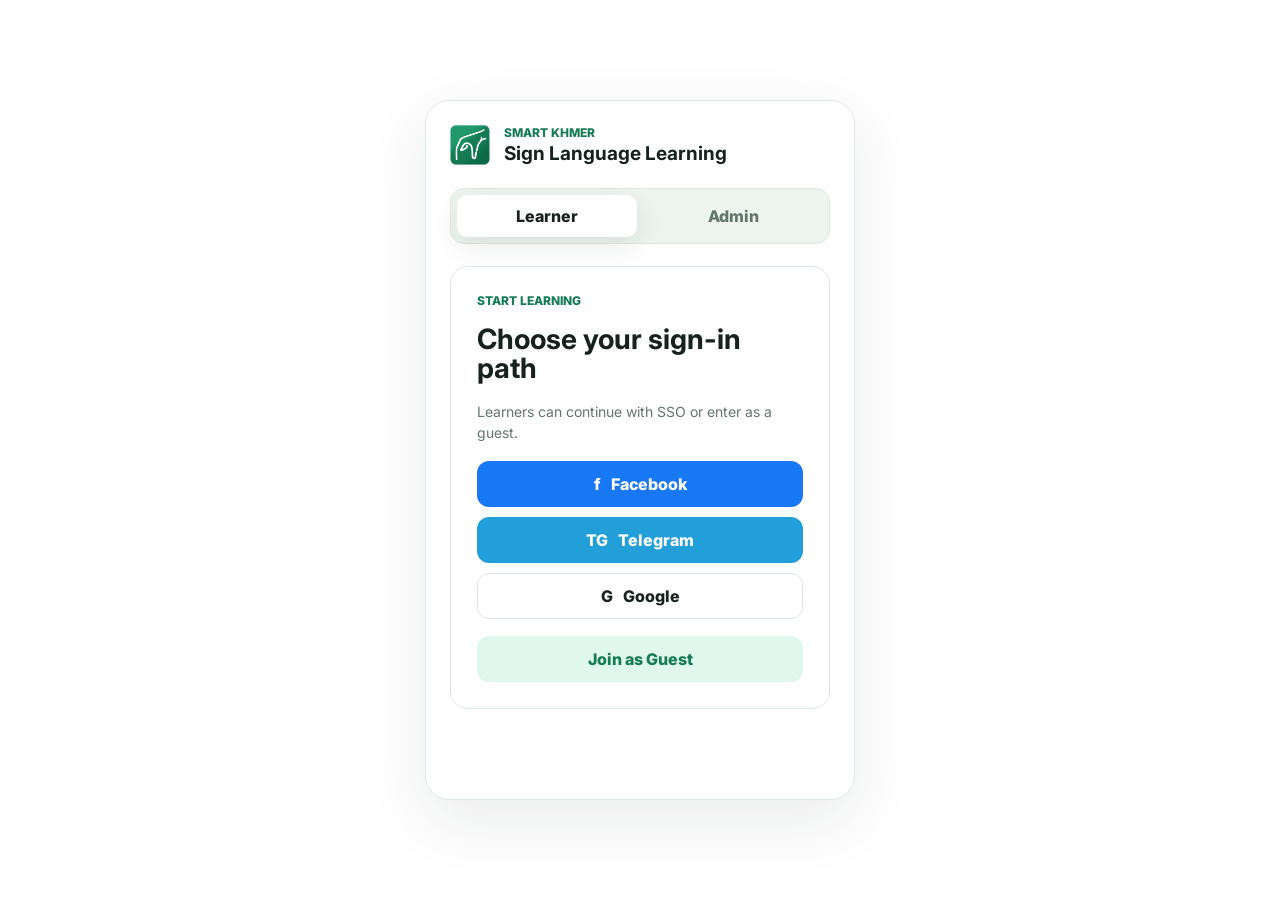
<file: index.html>
<!DOCTYPE html>
<html lang="en">
<head>
  <meta charset="UTF-8">
  <meta name="viewport" content="width=device-width, initial-scale=1.0">
  <title>Login | Smart Khmer Sign Language Learning</title>
  <link rel="preconnect" href="https://fonts.googleapis.com">
  <link rel="preconnect" href="https://fonts.gstatic.com" crossorigin>
  <link href="https://fonts.googleapis.com/css2?family=Inter:wght@400;500;600;700;800&display=swap" rel="stylesheet">
  <link rel="stylesheet" href="styles.css">
  <script src="app.js" defer></script>
</head>
<body>
  <main class="auth-page">
    <section class="auth-panel auth-panel-page" aria-label="Login options">
      <div class="brand">
        <img src="assets\logo.png" style="width: 40px; height: 40px;" />
        <div>
          <p>Smart Khmer</p>
          <h1>Sign Language Learning</h1>
        </div>
      </div>

      <div class="auth-tabs" role="tablist" aria-label="Account type">
        <button class="tab active" type="button" data-auth-tab="learner">Learner</button>
        <button class="tab" type="button" data-auth-tab="admin">Admin</button>
      </div>

      <div class="login-card" data-auth-panel="learner">
        <p class="eyebrow">Start learning</p>
        <h2>Choose your sign-in path</h2>
        <p class="muted">Learners can continue with SSO or enter as a guest.</p>

        <div class="sso-grid">
          <a class="sso facebook" href="home.html">f <span>Facebook</span></a>
          <a class="sso telegram" href="home.html">TG <span>Telegram</span></a>
          <a class="sso google" href="home.html">G <span>Google</span></a>
        </div>

        <a class="guest-btn link-btn" href="home.html">Join as Guest</a>
      </div>

      <div class="login-card hidden" data-auth-panel="admin">
        <p class="eyebrow">Admin dashboard</p>
        <h2>Manage content</h2>
        <p class="muted">Admins manage units, chapters, lessons, quizzes, and learner progress.</p>

        <form class="admin-form" data-admin-form>
          <label>
            Email or username
            <input type="text" placeholder="admin@sklschool.org" required>
          </label>
          <label>
            Password
            <input type="password" placeholder="password" required>
          </label>
          <div class="form-row">
            <label class="check">
              <input type="checkbox" checked>
              Remember me
            </label>
            <a href="#">Forgot password?</a>
          </div>
          <button class="primary-btn" type="submit">Login to Admin</button>
        </form>
      </div>

      <div class="toast" role="status" aria-live="polite" data-toast></div>
    </section>
  </main>
</body>
</html>
</file>
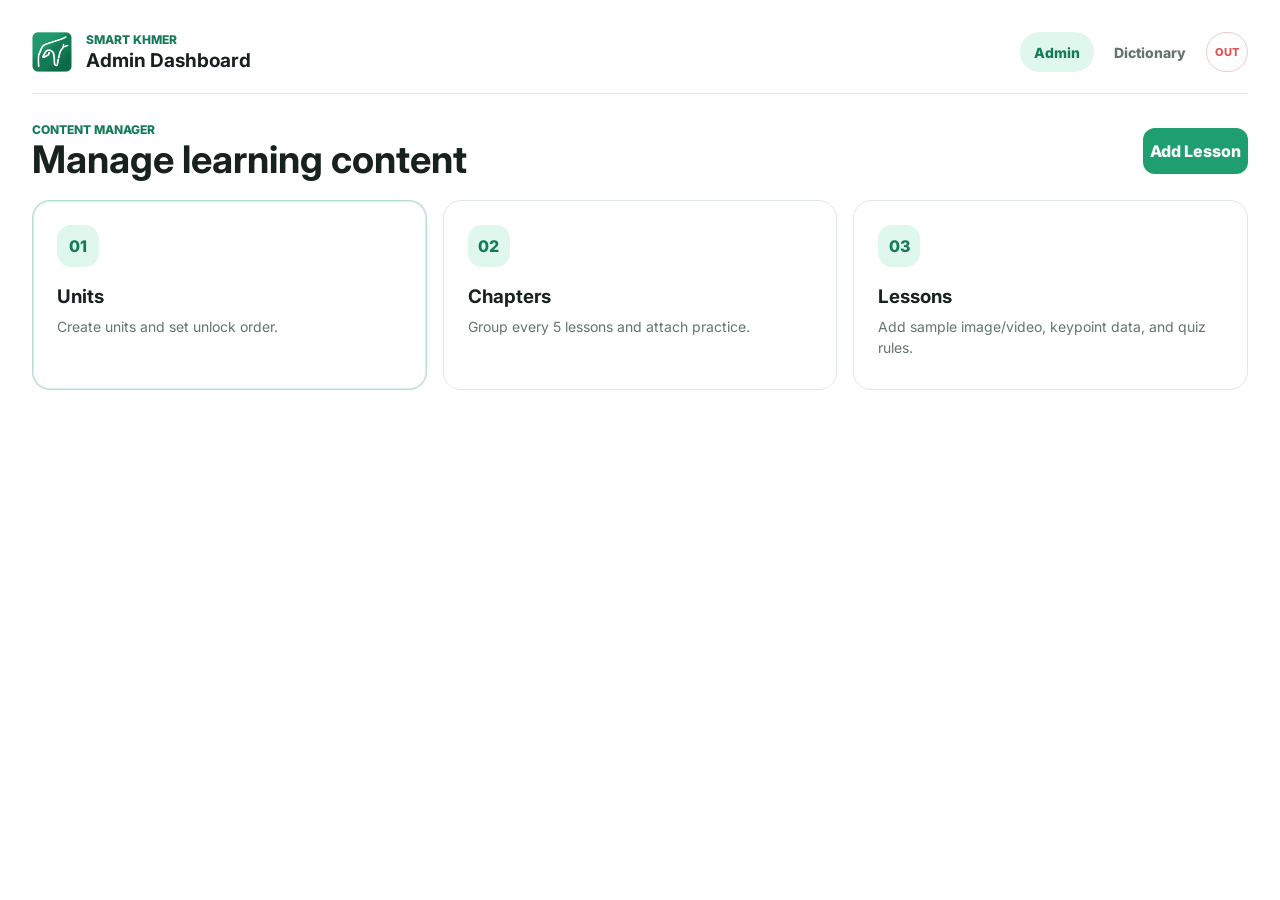
<file: admin.html>
<!DOCTYPE html>
<html lang="en">
<head>
  <meta charset="UTF-8">
  <meta name="viewport" content="width=device-width, initial-scale=1.0">
  <title>Admin | Smart Khmer Sign Language Learning</title>
  <link rel="preconnect" href="https://fonts.googleapis.com">
  <link rel="preconnect" href="https://fonts.gstatic.com" crossorigin>
  <link href="https://fonts.googleapis.com/css2?family=Inter:wght@400;500;600;700;800&display=swap" rel="stylesheet">
  <link rel="stylesheet" href="styles.css">
  <script src="app.js" defer></script>
</head>
<body>
  <main class="page-shell">
    <nav class="main-nav">
      <a class="brand nav-brand" href="admin.html">
        <img src="assets\logo.png" style="width: 40px; height: 40px;" />
        <div>
          <p>Smart Khmer</p>
          <h1>Admin Dashboard</h1>
        </div>
      </a>
      <div class="nav-links">
        <a class="active" href="admin.html">Admin</a>
        <a href="dictionary.html">Dictionary</a>
        <a class="logout-btn" href="index.html" data-logout aria-label="Logout" data-tooltip="Logout">
          <span aria-hidden="true">OUT</span>
        </a>
      </div>
    </nav>

    <section class="page-card reveal-in">
      <div class="section-title">
        <div>
          <p class="eyebrow">Content manager</p>
          <h2>Manage learning content</h2>
        </div>
        <button class="primary-btn" type="button" data-toast-message="Create lesson modal placeholder">Add Lesson</button>
      </div>

      <div class="admin-grid">
        <article class="unit-card current">
          <span class="unit-number">01</span>
          <h3>Units</h3>
          <p>Create units and set unlock order.</p>
        </article>
        <article class="unit-card">
          <span class="unit-number">02</span>
          <h3>Chapters</h3>
          <p>Group every 5 lessons and attach practice.</p>
        </article>
        <article class="unit-card">
          <span class="unit-number">03</span>
          <h3>Lessons</h3>
          <p>Add sample image/video, keypoint data, and quiz rules.</p>
        </article>
      </div>
    </section>
    <div class="toast page-toast" role="status" aria-live="polite" data-toast></div>
  </main>
</body>
</html>
</file>
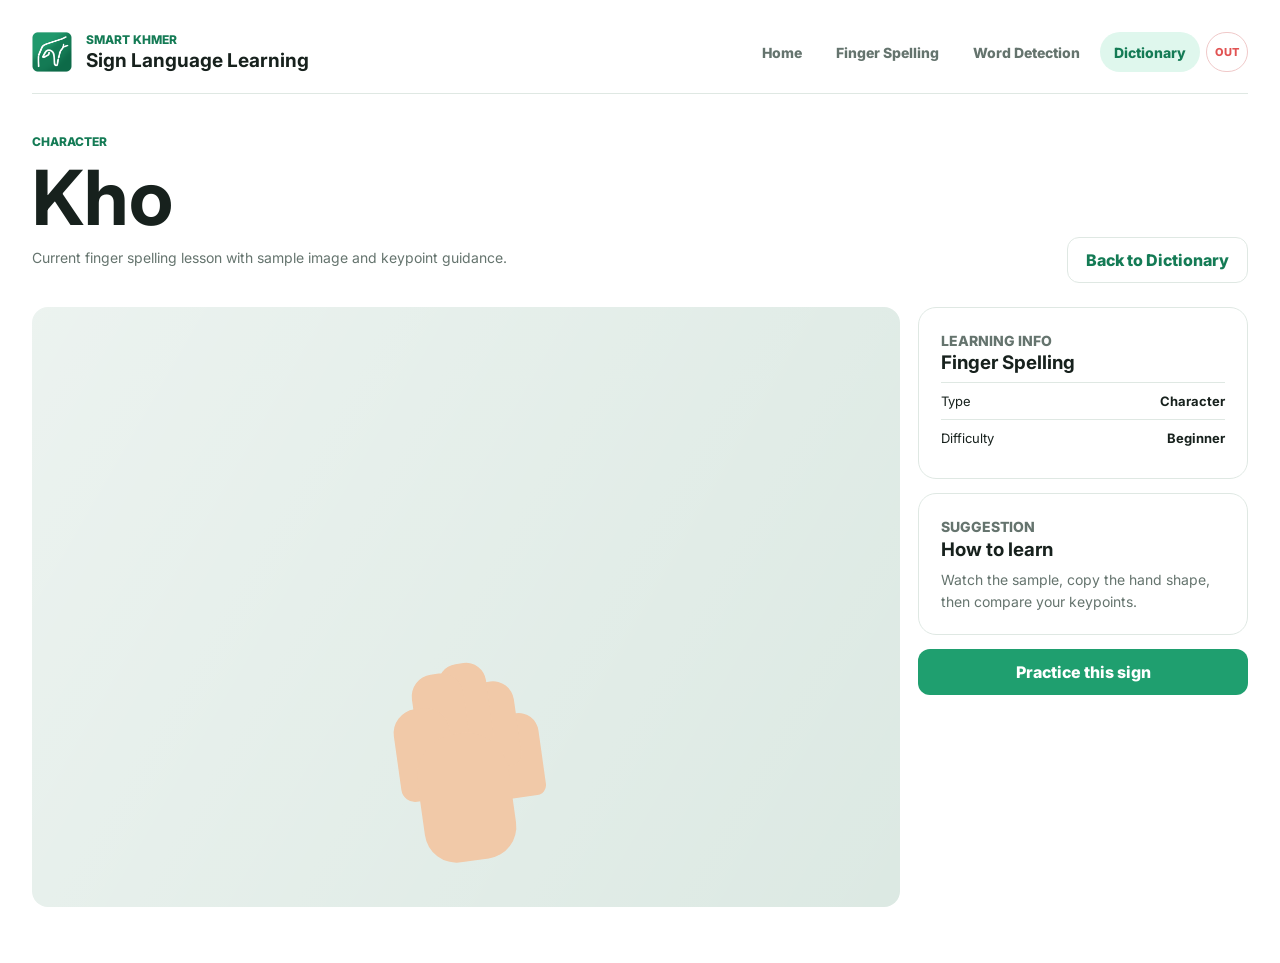
<file: dictionary-detail.html>
<!DOCTYPE html>
<html lang="en">
<head>
  <meta charset="UTF-8">
  <meta name="viewport" content="width=device-width, initial-scale=1.0">
  <title>Dictionary Detail | Smart Khmer Sign Language Learning</title>
  <link rel="preconnect" href="https://fonts.googleapis.com">
  <link rel="preconnect" href="https://fonts.gstatic.com" crossorigin>
  <link href="https://fonts.googleapis.com/css2?family=Inter:wght@400;500;600;700;800&display=swap" rel="stylesheet">
  <link rel="stylesheet" href="styles.css">
  <script src="app.js" defer></script>
</head>
<body>
  <main class="page-shell">
    <nav class="main-nav">
      <a class="brand nav-brand" href="home.html">
        <img src="assets\logo.png" style="width: 40px; height: 40px;" />
        <div>
          <p>Smart Khmer</p>
          <h1>Sign Language Learning</h1>
        </div>
      </a>
      <div class="nav-links">
        <a href="home.html">Home</a>
        <a href="finger-spelling.html">Finger Spelling</a>
        <a href="word-detection.html">Word Detection</a>
        <a class="active" href="dictionary.html">Dictionary</a>
        <a class="logout-btn" href="index.html" data-logout aria-label="Logout" data-tooltip="Logout">
          <span aria-hidden="true">OUT</span>
        </a>
      </div>
    </nav>

    <section class="dictionary-detail reveal-in">
      <div class="detail-heading">
        <div>
          <p class="eyebrow" data-detail-type>Character</p>
          <h2 data-detail-title>Kho</h2>
          <p class="muted" data-detail-summary>Current finger spelling lesson with sample image and keypoint guidance.</p>
        </div>
        <a class="secondary-btn link-btn" href="dictionary.html">Back to Dictionary</a>
      </div>

      <div class="detail-layout">
        <article class="detail-media">
          <div class="media-block">
            <div class="hand-demo">
            </div>
          </div>
        </article>

        <aside class="detail-info">
          <article class="progress-card">
            <p class="eyebrow">Learning info</p>
            <h3 data-detail-track>Finger Spelling</h3>
            <div class="mini-stat"><span>Type</span><strong data-detail-kind>Character</strong></div>
            <div class="mini-stat"><span>Difficulty</span><strong data-detail-difficulty>Beginner</strong></div>
          </article>

          <article class="progress-card">
            <p class="eyebrow">Suggestion</p>
            <h3>How to learn</h3>
            <p data-detail-tip>Watch the sample, copy the hand shape, then open the lesson and compare your keypoints.</p>
          </article>

          <a class="primary-btn link-btn full-btn" data-detail-practice href="lesson.html?track=finger&lesson=kho">Practice this sign</a>
        </aside>
      </div>
    </section>
  </main>
</body>
</html>
</file>
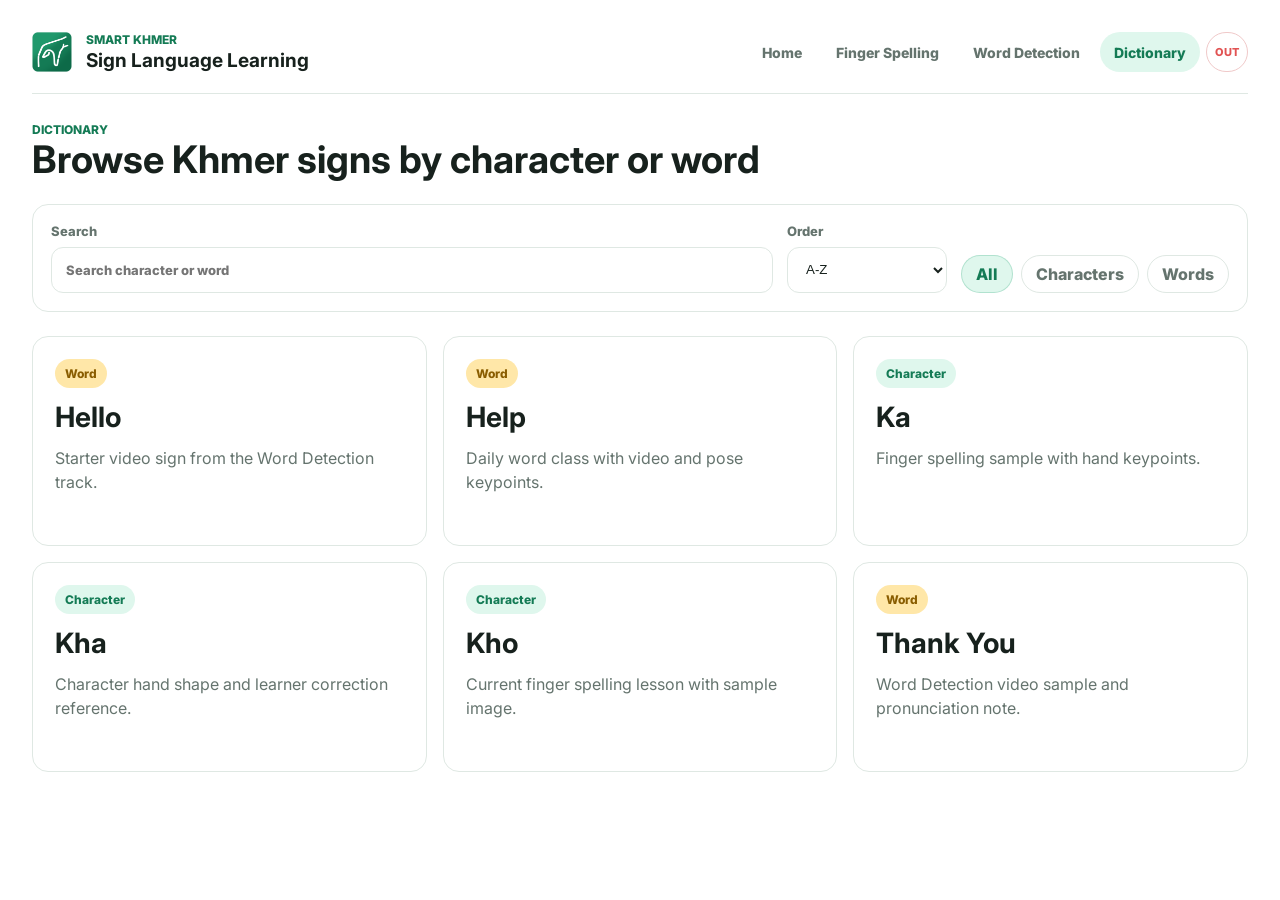
<file: dictionary.html>
<!DOCTYPE html>
<html lang="en">
<head>
  <meta charset="UTF-8">
  <meta name="viewport" content="width=device-width, initial-scale=1.0">
  <title>Dictionary | Smart Khmer Sign Language Learning</title>
  <link rel="preconnect" href="https://fonts.googleapis.com">
  <link rel="preconnect" href="https://fonts.gstatic.com" crossorigin>
  <link href="https://fonts.googleapis.com/css2?family=Inter:wght@400;500;600;700;800&display=swap" rel="stylesheet">
  <link rel="stylesheet" href="styles.css">
  <script src="app.js" defer></script>
</head>
<body>
  <main class="page-shell">
    <nav class="main-nav">
      <a class="brand nav-brand" href="home.html">
        <img src="assets\logo.png" style="width: 40px; height: 40px;" />
        <div>
          <p>Smart Khmer</p>
          <h1>Sign Language Learning</h1>
        </div>
      </a>
      <div class="nav-links">
        <a href="home.html">Home</a>
        <a href="finger-spelling.html">Finger Spelling</a>
        <a href="word-detection.html">Word Detection</a>
        <a class="active" href="dictionary.html">Dictionary</a>
        <a class="logout-btn" href="index.html" data-logout aria-label="Logout" data-tooltip="Logout">
          <span aria-hidden="true">OUT</span>
        </a>
      </div>
    </nav>

    <section class="dictionary-page reveal-in">
      <div class="section-title">
        <div>
          <p class="eyebrow">Dictionary</p>
          <h2>Browse Khmer signs by character or word</h2>
        </div>
        </div>

      <div class="dictionary-tools">
        <label class="search-field">
          <span>Search</span>
          <input type="search" placeholder="Search character or word" data-dictionary-search>
        </label>
        <label class="filter-field">
          <span>Order</span>
          <select data-dictionary-sort>
            <option value="az">A-Z</option>
            <option value="za">Z-A</option>
          </select>
        </label>
        <div class="filter-chips" aria-label="Dictionary type filter">
          <button class="chip active" type="button" data-dictionary-type="all">All</button>
          <button class="chip" type="button" data-dictionary-type="character">Characters</button>
          <button class="chip" type="button" data-dictionary-type="word">Words</button>
        </div>
      </div>

      <div class="dictionary-grid" data-dictionary-list>
        <a class="dictionary-card" href="dictionary-detail.html?id=ka" data-title="Ka" data-type="character">
          <span class="dict-tag">Character</span>
          <strong>Ka</strong>
          <p>Finger spelling sample with hand keypoints.</p>
        </a>
        <a class="dictionary-card" href="dictionary-detail.html?id=kha" data-title="Kha" data-type="character">
          <span class="dict-tag">Character</span>
          <strong>Kha</strong>
          <p>Character hand shape and learner correction reference.</p>
        </a>
        <a class="dictionary-card" href="dictionary-detail.html?id=kho" data-title="Kho" data-type="character">
          <span class="dict-tag">Character</span>
          <strong>Kho</strong>
          <p>Current finger spelling lesson with sample image.</p>
        </a>
        <a class="dictionary-card" href="dictionary-detail.html?id=hello" data-title="Hello" data-type="word">
          <span class="dict-tag word">Word</span>
          <strong>Hello</strong>
          <p>Starter video sign from the Word Detection track.</p>
        </a>
        <a class="dictionary-card" href="dictionary-detail.html?id=help" data-title="Help" data-type="word">
          <span class="dict-tag word">Word</span>
          <strong>Help</strong>
          <p>Daily word class with video and pose keypoints.</p>
        </a>
        <a class="dictionary-card" href="dictionary-detail.html?id=thanks" data-title="Thank You" data-type="word">
          <span class="dict-tag word">Word</span>
          <strong>Thank You</strong>
          <p>Word Detection video sample and pronunciation note.</p>
        </a>
      </div>

      <p class="empty-state hidden" data-dictionary-empty>No matching signs found.</p>
    </section>
    <div class="toast page-toast" role="status" aria-live="polite" data-toast></div>
  </main>
</body>
</html>
</file>
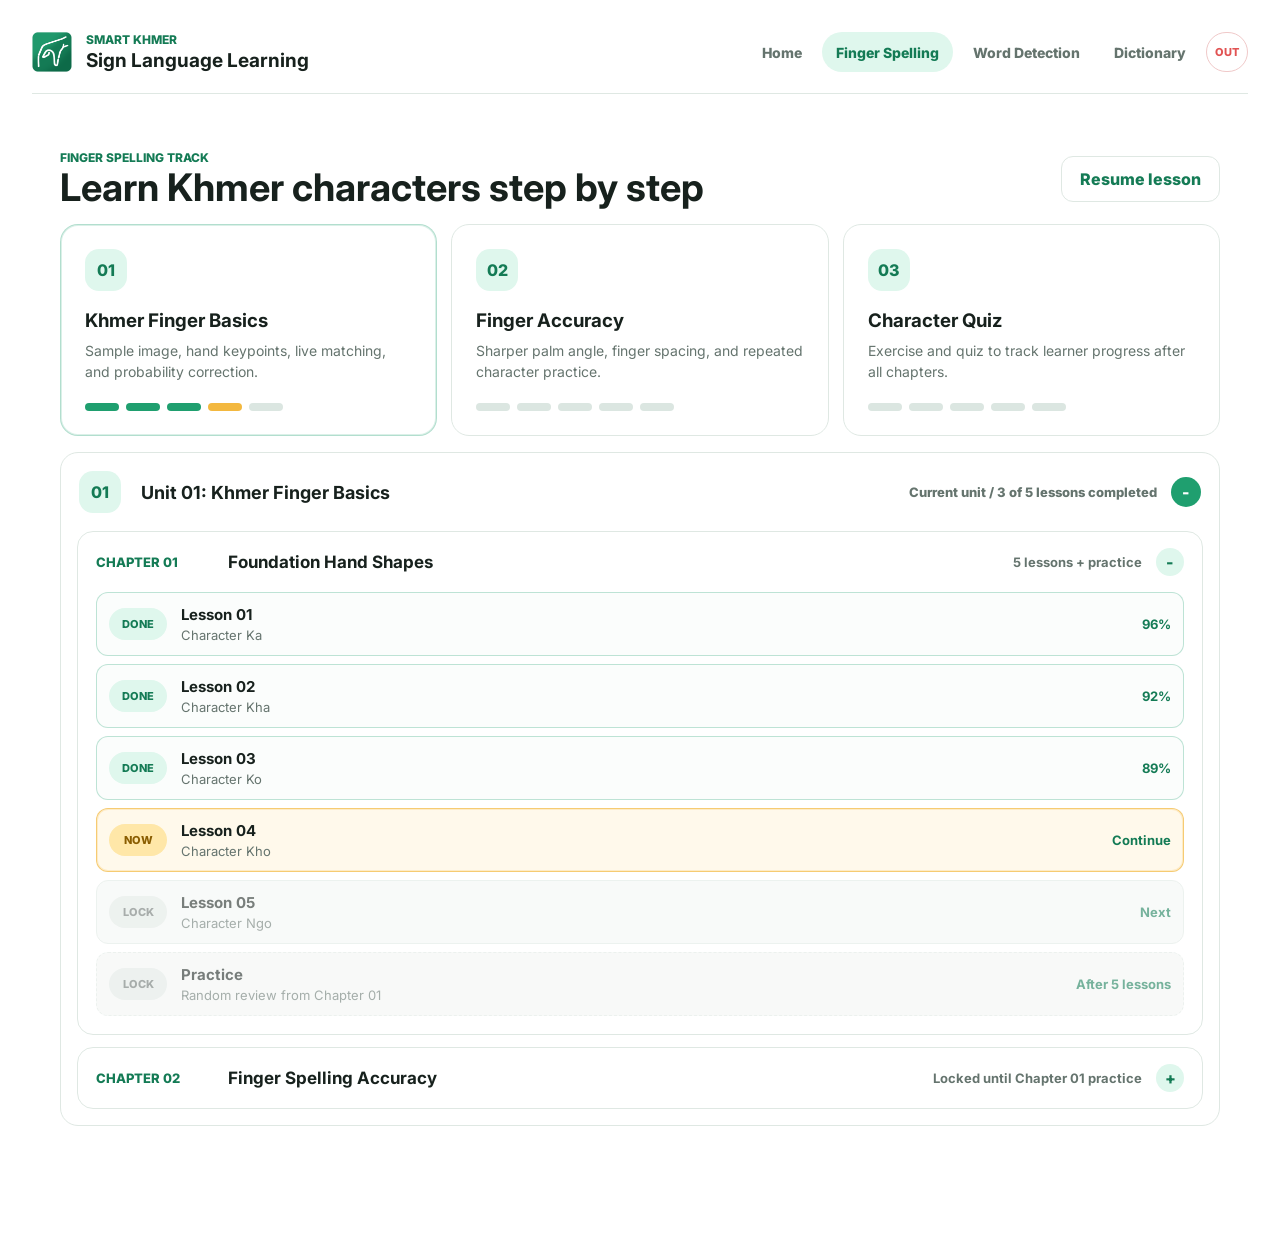
<file: finger-spelling.html>
<!DOCTYPE html>
<html lang="en">
<head>
  <meta charset="UTF-8">
  <meta name="viewport" content="width=device-width, initial-scale=1.0">
  <title>Finger Spelling | Smart Khmer Sign Language Learning</title>
  <link rel="preconnect" href="https://fonts.googleapis.com">
  <link rel="preconnect" href="https://fonts.gstatic.com" crossorigin>
  <link href="https://fonts.googleapis.com/css2?family=Inter:wght@400;500;600;700;800&display=swap" rel="stylesheet">
  <link rel="stylesheet" href="styles.css">
  <script src="app.js" defer></script>
</head>
<body>
  <main class="page-shell">
    <nav class="main-nav">
      <a class="brand nav-brand" href="home.html">
        <img src="assets\logo.png" style="width: 40px; height: 40px;" />
        <div>
          <p>Smart Khmer</p>
          <h1>Sign Language Learning</h1>
        </div>
      </a>
      <div class="nav-links">
        <a href="home.html">Home</a>
        <a class="active" href="finger-spelling.html">Finger Spelling</a>
        <a href="word-detection.html">Word Detection</a>
        <a href="dictionary.html">Dictionary</a>
        <a class="logout-btn" href="index.html" data-logout aria-label="Logout" data-tooltip="Logout">
          <span aria-hidden="true">OUT</span>
        </a>
      </div>
    </nav>

    <section class="curriculum page-card reveal-in">
      <div class="section-title">
        <div>
          <p class="eyebrow">Finger Spelling Track</p>
          <h2>Learn Khmer characters step by step</h2>
        </div>
        <a class="secondary-btn link-btn" href="lesson.html?track=finger&lesson=kho">Resume lesson</a>
      </div>

      <div class="unit-grid">
        <article class="unit-card current">
          <span class="unit-number">01</span>
          <h3>Khmer Finger Basics</h3>
          <p>Sample image, hand keypoints, live matching, and probability correction.</p>
          <div class="lesson-dots">
            <span class="done"></span><span class="done"></span><span class="done"></span><span class="active"></span><span></span>
          </div>
        </article>
        <article class="unit-card locked-preview">
          <span class="unit-number">02</span>
          <h3>Finger Accuracy</h3>
          <p>Sharper palm angle, finger spacing, and repeated character practice.</p>
          <div class="lesson-dots">
            <span></span><span></span><span></span><span></span><span></span>
          </div>
        </article>
        <article class="unit-card locked-preview">
          <span class="unit-number">03</span>
          <h3>Character Quiz</h3>
          <p>Exercise and quiz to track learner progress after all chapters.</p>
          <div class="lesson-dots">
            <span></span><span></span><span></span><span></span><span></span>
          </div>
        </article>
      </div>

      <div class="unit-path" aria-label="Finger spelling units with chapters and lessons">
        <details class="unit-accordion" open>
          <summary>
            <span class="unit-number">01</span>
            <strong>Unit 01: Khmer Finger Basics</strong>
            <em>Current unit / 3 of 5 lessons completed</em>
          </summary>

          <div class="chapter-list">
            <details class="chapter-card" open>
              <summary>
                <span class="chapter-index">Chapter 01</span>
                <strong>Foundation Hand Shapes</strong>
                <em>5 lessons + practice</em>
              </summary>
              <div class="lesson-list">
                <a class="lesson-row complete" href="lesson.html?track=finger&lesson=ka"><span class="lesson-state">Done</span><span><strong>Lesson 01</strong>Character Ka</span><b>96%</b></a>
                <a class="lesson-row complete" href="lesson.html?track=finger&lesson=kha"><span class="lesson-state">Done</span><span><strong>Lesson 02</strong>Character Kha</span><b>92%</b></a>
                <a class="lesson-row complete" href="lesson.html?track=finger&lesson=ko"><span class="lesson-state">Done</span><span><strong>Lesson 03</strong>Character Ko</span><b>89%</b></a>
                <a class="lesson-row current" href="lesson.html?track=finger&lesson=kho"><span class="lesson-state">Now</span><span><strong>Lesson 04</strong>Character Kho</span><b>Continue</b></a>
                <button class="lesson-row locked" type="button" disabled><span class="lesson-state">Lock</span><span><strong>Lesson 05</strong>Character Ngo</span><b>Next</b></button>
                <button class="lesson-row locked practice" type="button" disabled><span class="lesson-state">Lock</span><span><strong>Practice</strong>Random review from Chapter 01</span><b>After 5 lessons</b></button>
              </div>
            </details>

            <details class="chapter-card">
              <summary>
                <span class="chapter-index">Chapter 02</span>
                <strong>Finger Spelling Accuracy</strong>
                <em>Locked until Chapter 01 practice</em>
              </summary>
              <div class="lesson-list">
                <button class="lesson-row locked" type="button" disabled><span class="lesson-state">Lock</span><span><strong>Lesson 01</strong>Character Cha</span><b>Locked</b></button>
                <button class="lesson-row locked" type="button" disabled><span class="lesson-state">Lock</span><span><strong>Lesson 02</strong>Character Chha</span><b>Locked</b></button>
                <button class="lesson-row locked" type="button" disabled><span class="lesson-state">Lock</span><span><strong>Lesson 03</strong>Character Cho</span><b>Locked</b></button>
              </div>
            </details>
          </div>
        </details>
      </div>
    </section>
    <div class="toast page-toast" role="status" aria-live="polite" data-toast></div>
  </main>
</body>
</html>
</file>
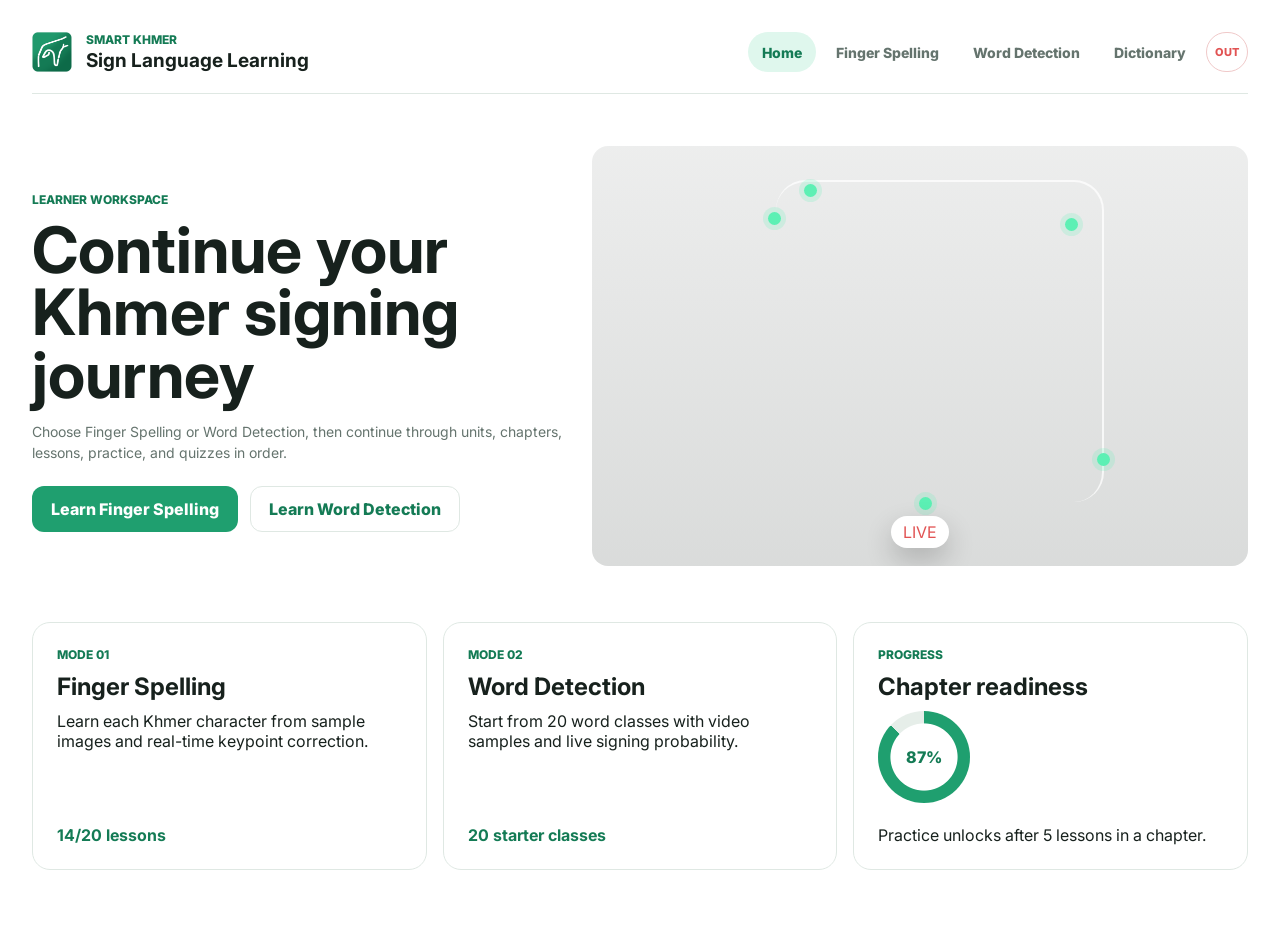
<file: home.html>
<!DOCTYPE html>
<html lang="en">
<head>
  <meta charset="UTF-8">
  <meta name="viewport" content="width=device-width, initial-scale=1.0">
  <title>Home | Smart Khmer Sign Language Learning</title>
  <link rel="preconnect" href="https://fonts.googleapis.com">
  <link rel="preconnect" href="https://fonts.gstatic.com" crossorigin>
  <link href="https://fonts.googleapis.com/css2?family=Inter:wght@400;500;600;700;800&display=swap" rel="stylesheet">
  <link rel="stylesheet" href="styles.css">
  <script src="app.js" defer></script>
</head>
<body>
  <main class="page-shell">
    <nav class="main-nav">
      <a class="brand nav-brand" href="home.html">
        <img src="assets\logo.png" style="width: 40px; height: 40px;" />
        <div>
          <p>Smart Khmer</p>
          <h1>Sign Language Learning</h1>
        </div>
      </a>
      <div class="nav-links">
        <a class="active" href="home.html">Home</a>
        <a href="finger-spelling.html">Finger Spelling</a>
        <a href="word-detection.html">Word Detection</a>
        <a href="dictionary.html">Dictionary</a>
        <a class="logout-btn" href="index.html" data-logout aria-label="Logout" data-tooltip="Logout">
          <span aria-hidden="true">OUT</span>
        </a>
      </div>
    </nav>

    <section class="home-hero reveal-in">
      <div>
        <p class="eyebrow">Learner workspace</p>
        <h2>Continue your Khmer signing journey</h2>
        <p class="muted">Choose Finger Spelling or Word Detection, then continue through units, chapters, lessons, practice, and quizzes in order.</p>
        <div class="hero-actions">
          <a class="primary-btn link-btn" href="finger-spelling.html">Learn Finger Spelling</a>
          <a class="secondary-btn link-btn" href="word-detection.html">Learn Word Detection</a>
        </div>
      </div>
      <div class="home-preview">
        <div class="camera-frame">
          <div class="skeleton">
            <span></span><span></span><span></span><span></span><span></span>
          </div>
          <button class="capture-btn" type="button">LIVE</button>
        </div>
      </div>
    </section>

    <section class="mode-cards">
      <a class="mode-card" href="finger-spelling.html">
        <p class="eyebrow">Mode 01</p>
        <h3>Finger Spelling</h3>
        <p>Learn each Khmer character from sample images and real-time keypoint correction.</p>
        <strong>14/20 lessons</strong>
      </a>
      <a class="mode-card" href="word-detection.html">
        <p class="eyebrow">Mode 02</p>
        <h3>Word Detection</h3>
        <p>Start from 20 word classes with video samples and live signing probability.</p>
        <strong>20 starter classes</strong>
      </a>
      <article class="mode-card">
        <p class="eyebrow">Progress</p>
        <h3>Chapter readiness</h3>
        <div class="circle-progress">87%</div>
        <p>Practice unlocks after 5 lessons in a chapter.</p>
      </article>
    </section>
  </main>
</body>
</html>
</file>
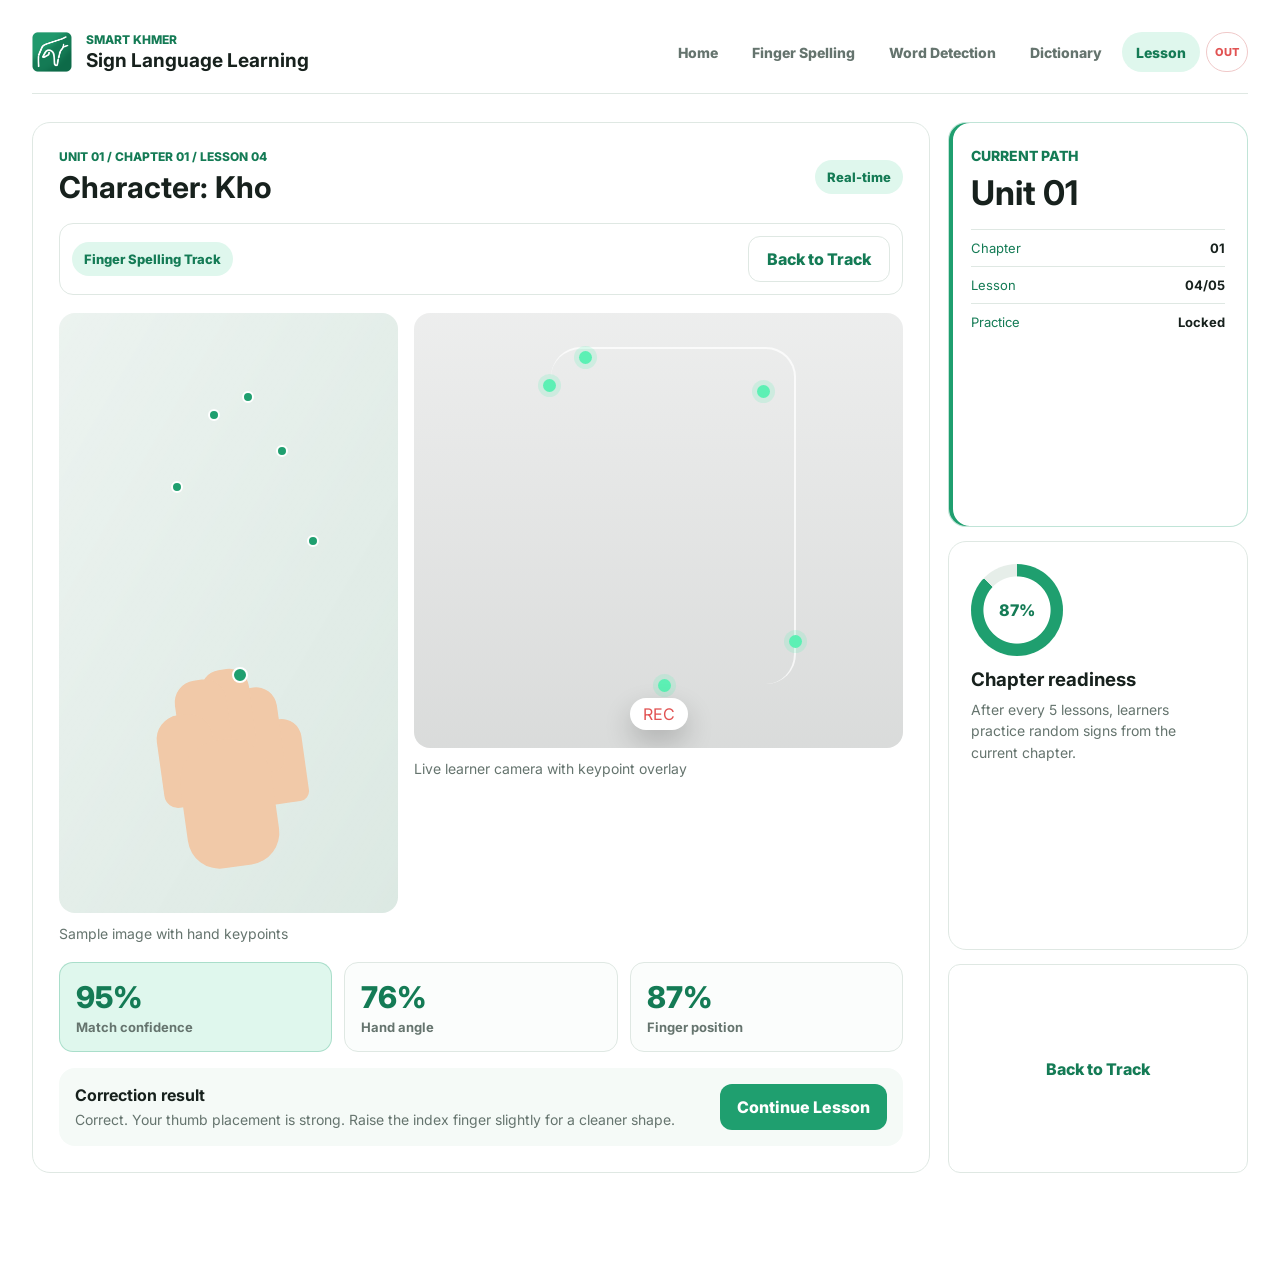
<file: lesson.html>
<!DOCTYPE html>
<html lang="en">
<head>
  <meta charset="UTF-8">
  <meta name="viewport" content="width=device-width, initial-scale=1.0">
  <title>Lesson | Smart Khmer Sign Language Learning</title>
  <link rel="preconnect" href="https://fonts.googleapis.com">
  <link rel="preconnect" href="https://fonts.gstatic.com" crossorigin>
  <link href="https://fonts.googleapis.com/css2?family=Inter:wght@400;500;600;700;800&display=swap" rel="stylesheet">
  <link rel="stylesheet" href="styles.css">
  <script src="app.js" defer></script>
</head>
<body>
  <main class="page-shell">
    <nav class="main-nav">
      <a class="brand nav-brand" href="home.html">
        <img src="assets\logo.png" style="width: 40px; height: 40px;" />
        <div>
          <p>Smart Khmer</p>
          <h1>Sign Language Learning</h1>
        </div>
      </a>
      <div class="nav-links">
        <a href="home.html">Home</a>
        <a href="finger-spelling.html">Finger Spelling</a>
        <a href="word-detection.html">Word Detection</a>
        <a href="dictionary.html">Dictionary</a>
        <a class="active" href="lesson.html">Lesson</a>
        <a class="logout-btn" href="index.html" data-logout aria-label="Logout" data-tooltip="Logout">
          <span aria-hidden="true">OUT</span>
        </a>
      </div>
    </nav>

    <section class="lesson-layout reveal-in">
      <article class="lesson-stage">
        <div class="stage-header">
          <div>
            <p class="eyebrow" data-lesson-meta>Unit 01 / Chapter 01 / Lesson 04</p>
            <h3 data-lesson-title>Character: Kho</h3>
          </div>
          <span class="status-badge">Real-time</span>
        </div>

        <div class="track-bar" aria-label="Current learning track">
          <span class="status-badge" data-track-label>Finger Spelling Track</span>
          <a class="secondary-btn link-btn" data-track-back href="finger-spelling.html">Back to Track</a>
        </div>

        <div class="practice-area">
          <div class="sample-card">
            <div class="hand-demo">
              <span class="joint j1"></span>
              <span class="joint j2"></span>
              <span class="joint j3"></span>
              <span class="joint j4"></span>
              <span class="joint j5"></span>
              <span class="joint palm"></span>
            </div>
            <p data-sample-copy>Sample image with keypoints</p>
          </div>

          <div class="camera-card">
            <div class="camera-frame">
              <div class="skeleton">
                <span></span><span></span><span></span><span></span><span></span>
              </div>
              <button class="capture-btn" type="button" data-capture>REC</button>
            </div>
            <p data-live-copy>Live learner camera with keypoint overlay</p>
          </div>
        </div>

        <div class="feedback-grid">
          <div class="score-card strong">
            <span data-score="match">95%</span>
            <p>Match confidence</p>
          </div>
          <div class="score-card">
            <span data-score="angle">76%</span>
            <p>Hand angle</p>
          </div>
          <div class="score-card">
            <span data-score="position">87%</span>
            <p>Finger position</p>
          </div>
        </div>

        <div class="correction-box">
          <div>
            <h4>Correction result</h4>
            <p data-correction>Correct. Your thumb placement is strong. Raise the index finger slightly for a cleaner shape.</p>
          </div>
          <button class="primary-btn" type="button" data-next-lesson>Continue Lesson</button>
        </div>
      </article>

      <aside class="progress-column">
        <article class="progress-card green">
          <p class="eyebrow">Current path</p>
          <h3>Unit 01</h3>
          <div class="mini-stat"><span>Chapter</span><strong>01</strong></div>
          <div class="mini-stat"><span>Lesson</span><strong data-lessons-done>04/05</strong></div>
          <div class="mini-stat"><span>Practice</span><strong>Locked</strong></div>
        </article>

        <article class="progress-card">
          <div class="circle-progress" data-circle-progress>87%</div>
          <h3>Chapter readiness</h3>
          <p>After every 5 lessons, learners practice random signs from the current chapter.</p>
        </article>

        <a class="secondary-btn link-btn full-btn" data-track-back href="finger-spelling.html">Back to Track</a>
      </aside>
    </section>
    <div class="toast page-toast" role="status" aria-live="polite" data-toast></div>
  </main>
</body>
</html>
</file>
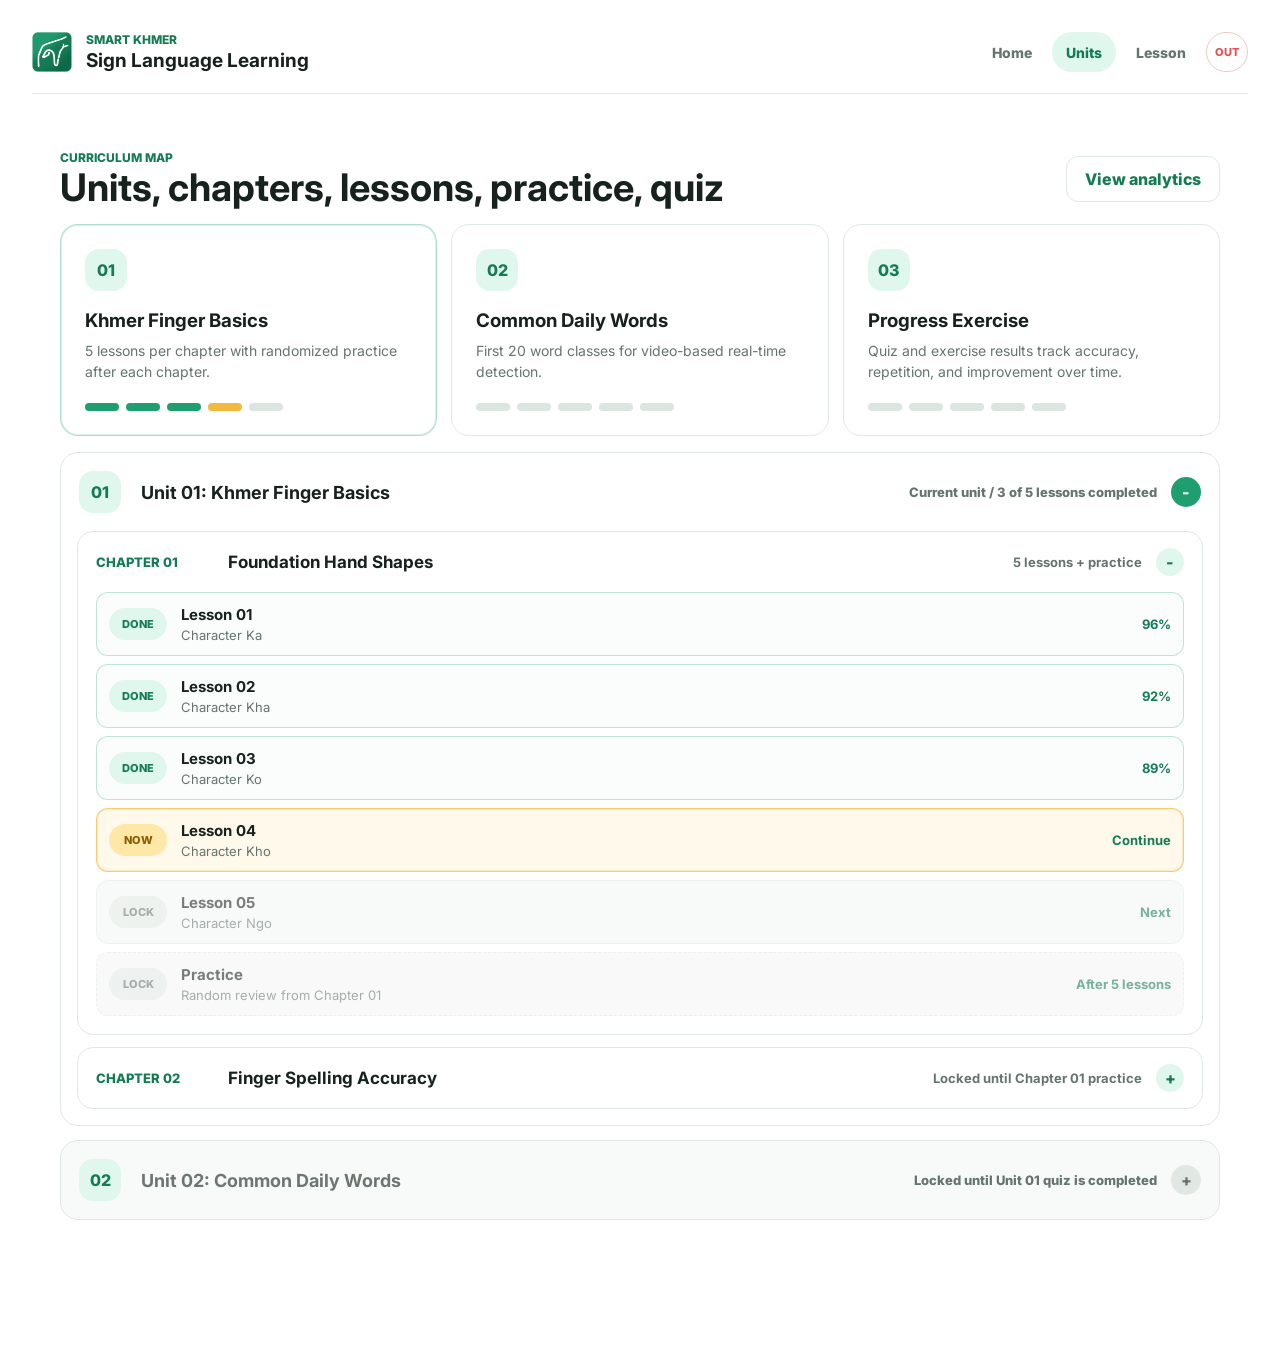
<file: units.html>
<!DOCTYPE html>
<html lang="en">
<head>
  <meta charset="UTF-8">
  <meta name="viewport" content="width=device-width, initial-scale=1.0">
  <title>Units | Smart Khmer Sign Language Learning</title>
  <link rel="preconnect" href="https://fonts.googleapis.com">
  <link rel="preconnect" href="https://fonts.gstatic.com" crossorigin>
  <link href="https://fonts.googleapis.com/css2?family=Inter:wght@400;500;600;700;800&display=swap" rel="stylesheet">
  <link rel="stylesheet" href="styles.css">
  <script src="app.js" defer></script>
</head>
<body>
  <main class="page-shell">
    <nav class="main-nav">
      <a class="brand nav-brand" href="home.html">
        <img src="assets\logo.png" style="width: 40px; height: 40px;" />
        <div>
          <p>Smart Khmer</p>
          <h1>Sign Language Learning</h1>
        </div>
      </a>
      <div class="nav-links">
        <a href="home.html">Home</a>
        <a class="active" href="units.html">Units</a>
        <a href="lesson.html">Lesson</a>
        <a class="logout-btn" href="index.html" data-logout aria-label="Logout" data-tooltip="Logout">
          <span aria-hidden="true">OUT</span>
        </a>
      </div>
    </nav>

    <section class="curriculum page-card reveal-in">
      <div class="section-title">
        <div>
          <p class="eyebrow">Curriculum map</p>
          <h2>Units, chapters, lessons, practice, quiz</h2>
        </div>
        <button class="secondary-btn" type="button" data-toast-message="Analytics preview: accuracy, repeats, quiz progress">View analytics</button>
      </div>

      <div class="unit-grid">
        <article class="unit-card current">
          <span class="unit-number">01</span>
          <h3>Khmer Finger Basics</h3>
          <p>5 lessons per chapter with randomized practice after each chapter.</p>
          <div class="lesson-dots">
            <span class="done"></span><span class="done"></span><span class="done"></span><span class="active"></span><span></span>
          </div>
        </article>
        <article class="unit-card locked-preview">
          <span class="unit-number">02</span>
          <h3>Common Daily Words</h3>
          <p>First 20 word classes for video-based real-time detection.</p>
          <div class="lesson-dots">
            <span></span><span></span><span></span><span></span><span></span>
          </div>
        </article>
        <article class="unit-card locked-preview">
          <span class="unit-number">03</span>
          <h3>Progress Exercise</h3>
          <p>Quiz and exercise results track accuracy, repetition, and improvement over time.</p>
          <div class="lesson-dots">
            <span></span><span></span><span></span><span></span><span></span>
          </div>
        </article>
      </div>

      <div class="unit-path" aria-label="Units with chapters and lessons">
        <details class="unit-accordion" open>
          <summary>
            <span class="unit-number">01</span>
            <strong>Unit 01: Khmer Finger Basics</strong>
            <em>Current unit / 3 of 5 lessons completed</em>
          </summary>

          <div class="chapter-list" aria-label="Chapters in Unit 01">
            <details class="chapter-card" open>
              <summary>
                <span class="chapter-index">Chapter 01</span>
                <strong>Foundation Hand Shapes</strong>
                <em>5 lessons + practice</em>
              </summary>
              <div class="lesson-list">
                <a class="lesson-row complete" href="lesson.html?lesson=ka">
                  <span class="lesson-state">Done</span>
                  <span><strong>Lesson 01</strong>Character Ka</span>
                  <b>96%</b>
                </a>
                <a class="lesson-row complete" href="lesson.html?lesson=kha">
                  <span class="lesson-state">Done</span>
                  <span><strong>Lesson 02</strong>Character Kha</span>
                  <b>92%</b>
                </a>
                <a class="lesson-row complete" href="lesson.html?lesson=ko">
                  <span class="lesson-state">Done</span>
                  <span><strong>Lesson 03</strong>Character Ko</span>
                  <b>89%</b>
                </a>
                <a class="lesson-row current" href="lesson.html?lesson=kho">
                  <span class="lesson-state">Now</span>
                  <span><strong>Lesson 04</strong>Character Kho</span>
                  <b>Continue</b>
                </a>
                <button class="lesson-row locked" type="button" disabled>
                  <span class="lesson-state">Lock</span>
                  <span><strong>Lesson 05</strong>Character Ngo</span>
                  <b>Next</b>
                </button>
                <button class="lesson-row locked practice" type="button" disabled>
                  <span class="lesson-state">Lock</span>
                  <span><strong>Practice</strong>Random review from Chapter 01</span>
                  <b>After 5 lessons</b>
                </button>
              </div>
            </details>

            <details class="chapter-card">
              <summary>
                <span class="chapter-index">Chapter 02</span>
                <strong>Finger Spelling Accuracy</strong>
                <em>Locked until Chapter 01 practice</em>
              </summary>
              <div class="lesson-list">
                <button class="lesson-row locked" type="button" disabled><span class="lesson-state">Lock</span><span><strong>Lesson 01</strong>Character Cha</span><b>Locked</b></button>
                <button class="lesson-row locked" type="button" disabled><span class="lesson-state">Lock</span><span><strong>Lesson 02</strong>Character Chha</span><b>Locked</b></button>
                <button class="lesson-row locked" type="button" disabled><span class="lesson-state">Lock</span><span><strong>Lesson 03</strong>Character Cho</span><b>Locked</b></button>
              </div>
            </details>
          </div>
        </details>

        <details class="unit-accordion locked-unit">
          <summary>
            <span class="unit-number">02</span>
            <strong>Unit 02: Common Daily Words</strong>
            <em>Locked until Unit 01 quiz is completed</em>
          </summary>
          <div class="chapter-list">
            <details class="chapter-card">
              <summary><span class="chapter-index">Chapter 01</span><strong>Starter Word Detection</strong><em>20 word classes</em></summary>
              <div class="lesson-list">
                <button class="lesson-row locked" type="button" disabled><span class="lesson-state">Lock</span><span><strong>Word Set 01</strong>First 5 daily word classes</span><b>Locked</b></button>
              </div>
            </details>
          </div>
        </details>
      </div>
    </section>
    <div class="toast page-toast" role="status" aria-live="polite" data-toast></div>
  </main>
</body>
</html>
</file>
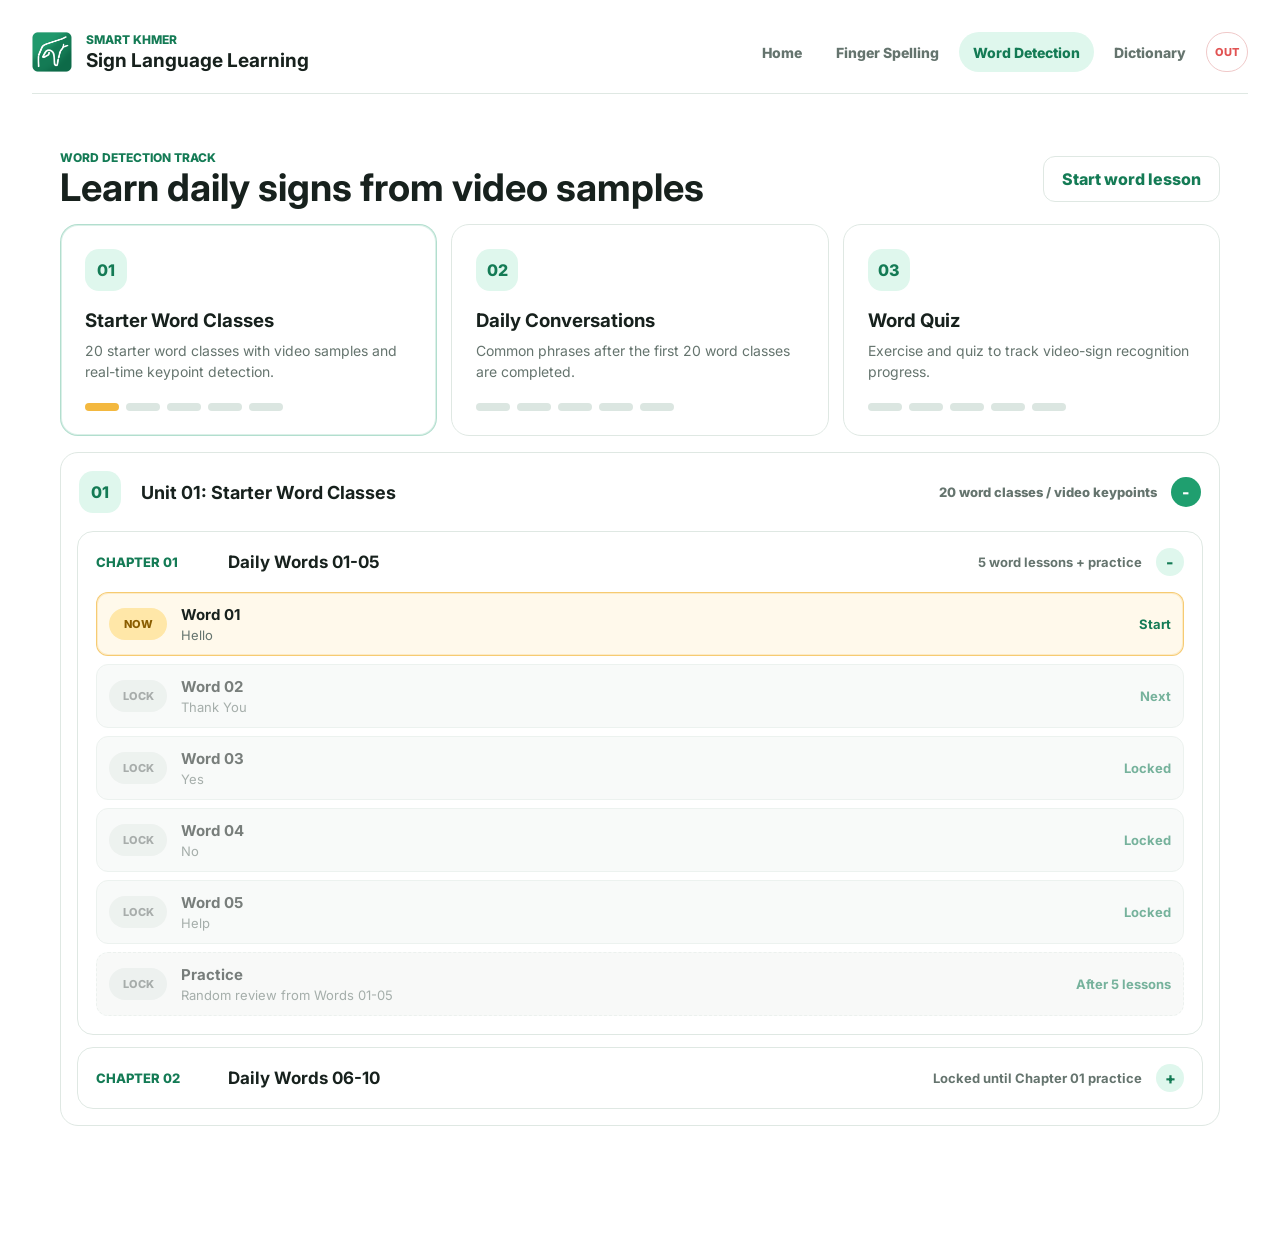
<file: word-detection.html>
<!DOCTYPE html>
<html lang="en">
<head>
  <meta charset="UTF-8">
  <meta name="viewport" content="width=device-width, initial-scale=1.0">
  <title>Word Detection | Smart Khmer Sign Language Learning</title>
  <link rel="preconnect" href="https://fonts.googleapis.com">
  <link rel="preconnect" href="https://fonts.gstatic.com" crossorigin>
  <link href="https://fonts.googleapis.com/css2?family=Inter:wght@400;500;600;700;800&display=swap" rel="stylesheet">
  <link rel="stylesheet" href="styles.css">
  <script src="app.js" defer></script>
</head>
<body>
  <main class="page-shell">
    <nav class="main-nav">
      <a class="brand nav-brand" href="home.html">
        <img src="assets\logo.png" style="width: 40px; height: 40px;" />
        <div>
          <p>Smart Khmer</p>
          <h1>Sign Language Learning</h1>
        </div>
      </a>
      <div class="nav-links">
        <a href="home.html">Home</a>
        <a href="finger-spelling.html">Finger Spelling</a>
        <a class="active" href="word-detection.html">Word Detection</a>
        <a href="dictionary.html">Dictionary</a>
        <a class="logout-btn" href="index.html" data-logout aria-label="Logout" data-tooltip="Logout">
          <span aria-hidden="true">OUT</span>
        </a>
      </div>
    </nav>

    <section class="curriculum page-card reveal-in">
      <div class="section-title">
        <div>
          <p class="eyebrow">Word Detection Track</p>
          <h2>Learn daily signs from video samples</h2>
        </div>
        <a class="secondary-btn link-btn" href="lesson.html?track=word&lesson=hello">Start word lesson</a>
      </div>

      <div class="unit-grid">
        <article class="unit-card current">
          <span class="unit-number">01</span>
          <h3>Starter Word Classes</h3>
          <p>20 starter word classes with video samples and real-time keypoint detection.</p>
          <div class="lesson-dots">
            <span class="active"></span><span></span><span></span><span></span><span></span>
          </div>
        </article>
        <article class="unit-card locked-preview">
          <span class="unit-number">02</span>
          <h3>Daily Conversations</h3>
          <p>Common phrases after the first 20 word classes are completed.</p>
          <div class="lesson-dots">
            <span></span><span></span><span></span><span></span><span></span>
          </div>
        </article>
        <article class="unit-card locked-preview">
          <span class="unit-number">03</span>
          <h3>Word Quiz</h3>
          <p>Exercise and quiz to track video-sign recognition progress.</p>
          <div class="lesson-dots">
            <span></span><span></span><span></span><span></span><span></span>
          </div>
        </article>
      </div>

      <div class="unit-path" aria-label="Word detection units with chapters and lessons">
        <details class="unit-accordion" open>
          <summary>
            <span class="unit-number">01</span>
            <strong>Unit 01: Starter Word Classes</strong>
            <em>20 word classes / video keypoints</em>
          </summary>

          <div class="chapter-list">
            <details class="chapter-card" open>
              <summary>
                <span class="chapter-index">Chapter 01</span>
                <strong>Daily Words 01-05</strong>
                <em>5 word lessons + practice</em>
              </summary>
              <div class="lesson-list">
                <a class="lesson-row current" href="lesson.html?track=word&lesson=hello"><span class="lesson-state">Now</span><span><strong>Word 01</strong>Hello</span><b>Start</b></a>
                <button class="lesson-row locked" type="button" disabled><span class="lesson-state">Lock</span><span><strong>Word 02</strong>Thank You</span><b>Next</b></button>
                <button class="lesson-row locked" type="button" disabled><span class="lesson-state">Lock</span><span><strong>Word 03</strong>Yes</span><b>Locked</b></button>
                <button class="lesson-row locked" type="button" disabled><span class="lesson-state">Lock</span><span><strong>Word 04</strong>No</span><b>Locked</b></button>
                <button class="lesson-row locked" type="button" disabled><span class="lesson-state">Lock</span><span><strong>Word 05</strong>Help</span><b>Locked</b></button>
                <button class="lesson-row locked practice" type="button" disabled><span class="lesson-state">Lock</span><span><strong>Practice</strong>Random review from Words 01-05</span><b>After 5 lessons</b></button>
              </div>
            </details>

            <details class="chapter-card">
              <summary>
                <span class="chapter-index">Chapter 02</span>
                <strong>Daily Words 06-10</strong>
                <em>Locked until Chapter 01 practice</em>
              </summary>
              <div class="lesson-list">
                <button class="lesson-row locked" type="button" disabled><span class="lesson-state">Lock</span><span><strong>Word 06</strong>Family</span><b>Locked</b></button>
                <button class="lesson-row locked" type="button" disabled><span class="lesson-state">Lock</span><span><strong>Word 07</strong>School</span><b>Locked</b></button>
                <button class="lesson-row locked" type="button" disabled><span class="lesson-state">Lock</span><span><strong>Word 08</strong>Food</span><b>Locked</b></button>
              </div>
            </details>
          </div>
        </details>
      </div>
    </section>
    <div class="toast page-toast" role="status" aria-live="polite" data-toast></div>
  </main>
</body>
</html>
</file>
<file: styles.css>
:root {
  --ink: #17211d;
  --muted: #65746e;
  --line: #dfe8e3;
  --paper: #f5f8f6;
  --card: #ffffff;
  --green: #1f9f6f;
  --green-dark: #147b55;
  --mint: #dff7ed;
  --amber: #f3b83f;
  --blue: #3478f6;
  --red: #e15353;
  --shadow: 0 24px 80px rgba(23, 33, 29, 0.12);
}

* {
  box-sizing: border-box;
}

body {
  margin: 0;
  min-height: 100vh;
  font-family: Inter, system-ui, -apple-system, BlinkMacSystemFont, "Segoe UI", sans-serif;
  color: var(--ink);
  background: #ffffff;
}

button,
input {
  font: inherit;
}

button {
  cursor: pointer;
}

a {
  color: inherit;
  text-decoration: none;
}

.app-shell {
  width: min(1440px, 100%);
  min-height: 100vh;
  margin: 0 auto;
  display: grid;
  grid-template-columns: 390px minmax(0, 1fr);
  gap: 24px;
  padding: 24px;
}

.auth-page {
  min-height: 100vh;
  display: grid;
  place-items: center;
  padding: 40px 24px;
  background: #ffffff;
}

.auth-panel-page {
  width: min(430px, 100%);
}

.page-shell {
  width: min(1440px, 100%);
  min-height: 100vh;
  margin: 0 auto;
  padding: 32px 32px 56px;
  background: #ffffff;
}

.main-nav {
  display: flex;
  align-items: center;
  justify-content: space-between;
  gap: 18px;
  margin-bottom: 28px;
  padding: 0 0 20px;
  border: 0;
  border-bottom: 1px solid var(--line);
  border-radius: 0;
  background: #ffffff;
  box-shadow: none;
}

.nav-brand {
  min-width: 260px;
}

.nav-links {
  display: flex;
  align-items: center;
  gap: 6px;
  flex-wrap: wrap;
}

.nav-links a {
  min-height: 40px;
  display: grid;
  place-items: center;
  padding: 0 14px;
  border-radius: 999px;
  color: var(--muted);
  font-size: 14px;
  font-weight: 800;
}

.nav-links a.active,
.nav-links a:hover {
  color: var(--green-dark);
  background: var(--mint);
}

.nav-links .logout-btn {
  position: relative;
  width: 42px;
  min-width: 42px;
  padding: 0;
  color: var(--red);
  border: 1px solid #f0c9c9;
  background: #ffffff;
  font-size: 11px;
  font-weight: 800;
}

.nav-links .logout-btn:hover {
  color: #ffffff;
  background: var(--red);
  border-color: var(--red);
}

.logout-btn::after {
  content: attr(data-tooltip);
  position: absolute;
  left: 50%;
  top: calc(100% + 9px);
  z-index: 10;
  padding: 7px 9px;
  border-radius: 8px;
  color: #ffffff;
  background: var(--ink);
  font-size: 12px;
  font-weight: 800;
  line-height: 1;
  white-space: nowrap;
  opacity: 0;
  pointer-events: none;
  transform: translate(-50%, -4px);
  transition: opacity 160ms ease, transform 160ms ease;
}

.logout-btn:hover::after,
.logout-btn:focus-visible::after {
  opacity: 1;
  transform: translate(-50%, 0);
}

.page-card,
.home-hero {
  border: 0;
  border-radius: 0;
  background: #ffffff;
  box-shadow: none;
}

.home-hero {
  display: grid;
  grid-template-columns: minmax(0, 0.9fr) minmax(320px, 1.1fr);
  align-items: center;
  gap: 24px;
  padding: 24px 0 36px;
}

.home-hero h2 {
  margin: 6px 0 12px;
  font-size: clamp(34px, 5vw, 68px);
  line-height: 0.98;
}

.hero-actions {
  display: flex;
  flex-wrap: wrap;
  gap: 12px;
  margin-top: 22px;
}

.home-preview .camera-frame {
  min-height: 420px;
}

.mode-cards,
.admin-grid {
  display: grid;
  grid-template-columns: repeat(3, 1fr);
  gap: 16px;
  margin-top: 20px;
}

.mode-card {
  min-height: 210px;
  display: flex;
  flex-direction: column;
  gap: 10px;
  padding: 24px;
  border: 1px solid var(--line);
  border-radius: 18px;
  background: white;
}

.mode-card h3 {
  margin: 0;
  font-size: 24px;
}

.mode-card p {
  margin: 0;
}

.mode-card strong {
  margin-top: auto;
  color: var(--green-dark);
}

.dictionary-page,
.dictionary-detail {
  display: grid;
  gap: 24px;
}

.dictionary-tools {
  display: grid;
  grid-template-columns: minmax(260px, 1fr) 160px auto;
  align-items: end;
  gap: 14px;
  padding: 18px;
  border: 1px solid var(--line);
  border-radius: 16px;
  background: #ffffff;
}

.search-field,
.filter-field {
  display: grid;
  gap: 8px;
  color: var(--muted);
  font-size: 13px;
  font-weight: 800;
}

.search-field input,
.filter-field select {
  min-height: 46px;
  width: 100%;
  border: 1px solid var(--line);
  border-radius: 12px;
  padding: 0 14px;
  color: var(--ink);
  background: #ffffff;
  outline: none;
}

.search-field input:focus,
.filter-field select:focus {
  border-color: var(--green);
  box-shadow: 0 0 0 4px rgba(31, 159, 111, 0.12);
}

.filter-chips {
  display: flex;
  gap: 8px;
  flex-wrap: wrap;
}

.chip {
  min-height: 38px;
  padding: 0 14px;
  border: 1px solid var(--line);
  border-radius: 999px;
  color: var(--muted);
  background: #ffffff;
  font-weight: 800;
}

.chip.active,
.chip:hover {
  color: var(--green-dark);
  background: var(--mint);
  border-color: rgba(31, 159, 111, 0.24);
}

.dictionary-grid {
  display: grid;
  grid-template-columns: repeat(3, 1fr);
  gap: 16px;
}

.dictionary-card {
  min-height: 210px;
  display: flex;
  flex-direction: column;
  gap: 12px;
  padding: 22px;
  border: 1px solid var(--line);
  border-radius: 16px;
  background: #ffffff;
}

.dictionary-card:hover {
  border-color: rgba(31, 159, 111, 0.35);
  transform: translateY(-2px);
}

.dictionary-card strong {
  font-size: 28px;
}

.dictionary-card p {
  margin: 0;
  color: var(--muted);
  line-height: 1.5;
}

.dictionary-card b {
  margin-top: auto;
  color: var(--green-dark);
  font-size: 13px;
}

.dict-tag {
  width: fit-content;
  padding: 7px 10px;
  border-radius: 999px;
  color: var(--green-dark);
  background: var(--mint);
  font-size: 12px;
  font-weight: 800;
}

.dict-tag.word {
  color: #8a5d00;
  background: #ffe7a8;
}

.empty-state {
  margin: 0;
  padding: 18px;
  border: 1px dashed var(--line);
  border-radius: 14px;
  color: var(--muted);
  font-weight: 800;
  text-align: center;
}

.detail-heading {
  display: flex;
  justify-content: space-between;
  align-items: end;
  gap: 18px;
}

.detail-heading h2 {
  margin: 5px 0 8px;
  font-size: clamp(38px, 6vw, 76px);
  line-height: 0.95;
}

.detail-layout {
  display: grid;
  grid-template-columns: minmax(0, 1fr) 330px;
  gap: 18px;
}

.detail-media {
  display: grid;
  grid-template-columns: repeat(1, 1fr);
  gap: 16px;
}

.media-block {
  display: grid;
  gap: 10px;
}

.media-block p {
  margin: 0;
  color: var(--muted);
  font-size: 14px;
  font-weight: 700;
}

.detail-info {
  display: grid;
  align-content: start;
  gap: 14px;
}

.lesson-layout {
  display: grid;
  grid-template-columns: minmax(0, 1fr) 300px;
  gap: 18px;
}

.lesson-mode {
  margin-top: 18px;
}

.track-bar {
  display: flex;
  align-items: center;
  justify-content: space-between;
  gap: 12px;
  margin-top: 18px;
  padding: 12px;
  border: 1px solid var(--line);
  border-radius: 14px;
  background: #ffffff;
}

.link-btn {
  min-height: 46px;
  display: inline-grid;
  place-items: center;
  padding: 0 18px;
}

.full-btn {
  width: 100%;
}

.auth-panel,
.learning-panel {
  background: #ffffff;
  border: 1px solid var(--line);
  box-shadow: 0 20px 64px rgba(23, 33, 29, 0.09);
}

.auth-panel {
  border-radius: 24px;
  padding: 24px;
  display: flex;
  flex-direction: column;
  gap: 22px;
}

.brand {
  display: flex;
  align-items: center;
  gap: 14px;
}

.brand-mark {
  width: 54px;
  height: 54px;
  display: grid;
  place-items: center;
  border-radius: 18px;
  color: white;
  background: linear-gradient(145deg, var(--green), #35c596);
  font-size: 26px;
  font-weight: 800;
}

.brand p,
.brand h1,
.topbar p,
.topbar h2,
.login-card h2,
.login-card p,
.lesson-stage h3,
.lesson-stage p,
.progress-card h3,
.progress-card p,
.word-card h3,
.word-card p,
.section-title h2,
.section-title p,
.unit-card h3,
.unit-card p {
  margin: 0;
}

.brand p,
.eyebrow {
  color: var(--green-dark);
  font-size: 12px;
  font-weight: 800;
  letter-spacing: 0;
  text-transform: uppercase;
}

.brand h1 {
  margin-top: 3px;
  font-size: 19px;
  line-height: 1.2;
}

.auth-tabs,
.mode-switch {
  display: grid;
  grid-template-columns: repeat(2, 1fr);
  gap: 6px;
  padding: 6px;
  border: 1px solid var(--line);
  border-radius: 14px;
  background: #edf4f0;
}

.tab,
.mode {
  min-height: 42px;
  border: 0;
  border-radius: 10px;
  color: var(--muted);
  background: transparent;
  font-weight: 800;
}

.tab.active,
.mode.active {
  color: var(--ink);
  background: white;
  box-shadow: 0 10px 28px rgba(23, 33, 29, 0.09);
}

.login-card {
  display: flex;
  flex-direction: column;
  gap: 17px;
  padding: 26px;
  border: 1px solid var(--line);
  border-radius: 18px;
  background: var(--card);
}

.login-card h2 {
  font-size: 28px;
  line-height: 1.05;
}

.muted,
.sample-card p,
.camera-card p,
.progress-card p,
.word-card p,
.unit-card p,
.correction-box p {
  color: var(--muted);
  font-size: 14px;
  line-height: 1.55;
}

.sso-grid {
  display: grid;
  gap: 10px;
}

.sso,
.guest-btn,
.primary-btn,
.secondary-btn {
  min-height: 46px;
  border-radius: 12px;
  border: 1px solid transparent;
  font-weight: 800;
}

.sso {
  display: flex;
  align-items: center;
  justify-content: center;
  gap: 10px;
  color: white;
}

.sso-grid .sso {
  min-height: 46px;
}

.facebook {
  background: #1877f2;
}

.telegram {
  background: #229ed9;
}

.google {
  color: var(--ink);
  background: #fff;
  border-color: var(--line);
}

.guest-btn {
  color: var(--green-dark);
  background: var(--mint);
}

.divider {
  display: flex;
  align-items: center;
  gap: 12px;
  color: var(--muted);
  font-size: 12px;
  font-weight: 800;
  text-transform: uppercase;
}

.divider::before,
.divider::after {
  content: "";
  height: 1px;
  flex: 1;
  background: var(--line);
}

.admin-form {
  display: grid;
  gap: 13px;
}

.admin-form label {
  display: grid;
  gap: 7px;
  color: var(--muted);
  font-size: 13px;
  font-weight: 700;
}

.admin-form input[type="text"],
.admin-form input[type="password"] {
  min-height: 44px;
  width: 100%;
  border: 1px solid var(--line);
  border-radius: 12px;
  padding: 0 13px;
  color: var(--ink);
  background: #fbfdfc;
  outline: none;
}

.admin-form input:focus {
  border-color: var(--green);
  box-shadow: 0 0 0 4px rgba(31, 159, 111, 0.12);
}

.form-row {
  display: flex;
  justify-content: space-between;
  align-items: center;
  gap: 12px;
}

.form-row a {
  color: var(--green-dark);
  font-size: 13px;
  font-weight: 800;
  text-decoration: none;
}

.check {
  display: flex !important;
  grid-template-columns: auto 1fr;
  align-items: center;
  gap: 8px !important;
}

.primary-btn {
  color: white;
  background: var(--green);
}

.secondary-btn {
  padding: 0 18px;
  color: var(--green-dark);
  border-color: var(--line);
  background: white;
}

.learning-panel {
  border-radius: 28px;
  padding: 32px;
  overflow: hidden;
}

.topbar {
  display: flex;
  justify-content: space-between;
  align-items: center;
  gap: 18px;
}

.topbar h2,
.section-title h2 {
  margin-top: 3px;
  font-size: clamp(24px, 3vw, 38px);
  line-height: 1.05;
}

.profile-pill {
  display: flex;
  align-items: center;
  gap: 9px;
  min-height: 44px;
  padding: 6px 12px 6px 6px;
  border: 1px solid var(--line);
  border-radius: 999px;
  background: white;
  font-weight: 800;
}

.avatar {
  width: 32px;
  height: 32px;
  display: grid;
  place-items: center;
  border-radius: 50%;
  color: white;
  background: var(--ink);
}

.mode-switch {
  width: min(460px, 100%);
  margin: 24px 0;
}

.hero-grid {
  display: grid;
  grid-template-columns: minmax(0, 1fr) 300px;
  gap: 18px;
}

.lesson-stage,
.progress-card,
.word-card,
.unit-card {
  border: 1px solid var(--line);
  border-radius: 18px;
  background: var(--card);
}

.lesson-stage {
  padding: 26px;
}

.stage-header,
.section-title {
  display: flex;
  align-items: center;
  justify-content: space-between;
  gap: 16px;
}

.lesson-stage h3 {
  margin-top: 5px;
  font-size: 30px;
}

.status-badge {
  padding: 9px 12px;
  border-radius: 999px;
  color: var(--green-dark);
  background: var(--mint);
  font-size: 13px;
  font-weight: 800;
}

.practice-area {
  display: grid;
  grid-template-columns: 0.82fr 1.18fr;
  gap: 16px;
  margin-top: 18px;
}

.sample-card,
.camera-card {
  display: grid;
  gap: 10px;
}

.hand-demo,
.camera-frame {
  position: relative;
  min-height: 600px;
  overflow: hidden;
  border-radius: 16px;
  background:
    linear-gradient(120deg, rgba(255,255,255,0.45), transparent),
    #dce9e3;
}

.hand-demo::before {
  content: "";
  position: absolute;
  left: 50%;
  bottom: 46px;
  width: 92px;
  height: 128px;
  border-radius: 42px 42px 32px 32px;
  transform: translateX(-50%) rotate(-8deg);
  background: #f1c9a8;
  box-shadow:
    -35px -48px 0 -18px #f1c9a8,
    -14px -82px 0 -20px #f1c9a8,
    12px -91px 0 -22px #f1c9a8,
    36px -68px 0 -21px #f1c9a8,
    57px -34px 0 -22px #f1c9a8;
}

.joint {
  position: absolute;
  z-index: 2;
  width: 12px;
  height: 12px;
  border: 2px solid white;
  border-radius: 50%;
  background: var(--green);
}

.j1 { left: 33%; top: 28%; }
.j2 { left: 44%; top: 16%; }
.j3 { left: 54%; top: 13%; }
.j4 { left: 64%; top: 22%; }
.j5 { left: 73%; top: 37%; }
.palm { left: 51%; top: 59%; width: 16px; height: 16px; }

.camera-frame {
  min-height: 270px;
  background:
    linear-gradient(rgba(23, 33, 29, 0.08), rgba(23, 33, 29, 0.16)),
    url("https://images.unsplash.com/photo-1581090464777-f3220bbe1b8b?auto=format&fit=crop&w=900&q=70") center / cover;
}

.skeleton {
  position: absolute;
  inset: 34px 22% 64px 28%;
  border: 2px solid rgba(255, 255, 255, 0.75);
  border-left: 0;
  border-bottom: 0;
  border-radius: 30px;
}

.skeleton span {
  position: absolute;
  width: 13px;
  height: 13px;
  border-radius: 50%;
  background: #5cf0b4;
  box-shadow: 0 0 0 5px rgba(92, 240, 180, 0.2);
}

.skeleton span:nth-child(1) { left: -8px; top: 30px; }
.skeleton span:nth-child(2) { left: 28px; top: 2px; }
.skeleton span:nth-child(3) { right: 24px; top: 36px; }
.skeleton span:nth-child(4) { right: -8px; bottom: 36px; }
.skeleton span:nth-child(5) { left: 44%; bottom: -8px; }

.capture-btn {
  position: absolute;
  left: 50%;
  bottom: 18px;
  width: 58px;
  height: 32px;
  border: 0;
  border-radius: 999px;
  transform: translateX(-50%);
  color: var(--red);
  background: white;
  box-shadow: 0 12px 28px rgba(0, 0, 0, 0.2);
}

.feedback-grid {
  display: grid;
  grid-template-columns: repeat(3, 1fr);
  gap: 12px;
  margin-top: 18px;
}

.score-card {
  padding: 16px;
  border: 1px solid var(--line);
  border-radius: 14px;
  background: #fbfdfc;
}

.score-card span {
  display: block;
  color: var(--green-dark);
  font-size: 30px;
  font-weight: 800;
}

.score-card p {
  margin: 4px 0 0;
  color: var(--muted);
  font-size: 13px;
  font-weight: 700;
}

.score-card.strong {
  background: var(--mint);
  border-color: rgba(31, 159, 111, 0.28);
}

.correction-box {
  display: flex;
  align-items: center;
  justify-content: space-between;
  gap: 16px;
  margin-top: 16px;
  padding: 16px;
  border-radius: 16px;
  background: #f5faf7;
}

.correction-box h4 {
  margin: 0 0 4px;
}

.correction-box .primary-btn {
  min-width: 150px;
  padding: 0 16px;
}

.progress-column {
  display: grid;
  gap: 14px;
}

.progress-card,
.word-card {
  padding: 22px;
}

.progress-card.green {
  color: var(--ink);
  background: #ffffff;
  border-color: rgba(31, 159, 111, 0.28);
  box-shadow: inset 4px 0 0 var(--green);
}

.progress-card.green .eyebrow,
.progress-card.green .mini-stat span {
  color: var(--green-dark);
}

.progress-card.green h3 {
  margin: 6px 0 16px;
  font-size: 34px;
}

.mini-stat {
  display: flex;
  justify-content: space-between;
  padding: 10px 0;
  border-top: 1px solid var(--line);
  font-size: 13px;
}

.circle-progress {
  width: 92px;
  height: 92px;
  display: grid;
  place-items: center;
  margin-bottom: 12px;
  border-radius: 50%;
  color: var(--green-dark);
  background:
    radial-gradient(circle closest-side, white 72%, transparent 74%),
    conic-gradient(var(--green) 87%, #e6eee9 0);
  font-weight: 800;
}

.progress-card h3,
.word-card h3,
.unit-card h3 {
  margin: 0 0 8px;
}

.word-card {
  background: #ffffff;
  border-color: var(--line);
  box-shadow: inset 4px 0 0 var(--amber);
}

.curriculum {
  margin-top: 24px;
  padding: 28px;
  border: 0;
  border-radius: 0;
  background: #ffffff;
}

.unit-grid {
  display: grid;
  grid-template-columns: repeat(3, 1fr);
  gap: 14px;
  margin-top: 16px;
}

.unit-card {
  position: relative;
  min-height: 190px;
  padding: 24px;
  overflow: hidden;
}

.unit-card.current {
  border-color: rgba(31, 159, 111, 0.34);
  box-shadow: inset 0 0 0 1px rgba(31, 159, 111, 0.16);
}

.unit-number {
  display: inline-grid;
  place-items: center;
  width: 42px;
  height: 42px;
  margin-bottom: 18px;
  border-radius: 14px;
  color: var(--green-dark);
  background: var(--mint);
  font-weight: 800;
}

.lesson-dots {
  display: flex;
  gap: 7px;
  margin-top: 20px;
}

.lesson-dots span {
  width: 100%;
  max-width: 34px;
  height: 8px;
  border-radius: 999px;
  background: #dbe6e1;
}

.lesson-dots .done {
  background: var(--green);
}

.lesson-dots .active {
  background: var(--amber);
}

.chapter-list {
  display: grid;
  gap: 12px;
  padding: 0 16px 16px;
}

.unit-path {
  display: grid;
  gap: 14px;
  margin-top: 16px;
}

.unit-accordion {
  border: 1px solid var(--line);
  border-radius: 18px;
  background: white;
  overflow: hidden;
}

.unit-accordion > summary {
  display: grid;
  grid-template-columns: 48px minmax(0, 1fr) auto auto;
  align-items: center;
  gap: 14px;
  padding: 18px;
  list-style: none;
  cursor: pointer;
}

.unit-accordion > summary::-webkit-details-marker {
  display: none;
}

.unit-accordion > summary::after {
  content: "+";
  width: 30px;
  height: 30px;
  display: grid;
  place-items: center;
  border-radius: 50%;
  color: white;
  background: var(--green);
  font-weight: 800;
}

.unit-accordion[open] > summary::after {
  content: "-";
}

.unit-accordion > summary strong {
  min-width: 0;
  font-size: 18px;
}

.unit-accordion > summary em {
  color: var(--muted);
  font-size: 13px;
  font-style: normal;
  font-weight: 800;
  text-align: right;
}

.unit-accordion > summary .unit-number {
  margin: 0;
}

.locked-unit {
  background: #f7faf8;
}

.locked-unit > summary {
  color: #6d7772;
}

.locked-unit > summary::after {
  color: #69736f;
  background: #e1e8e4;
}

.chapter-card {
  border: 1px solid var(--line);
  border-radius: 16px;
  background: white;
  overflow: hidden;
}

.chapter-card summary {
  display: grid;
  grid-template-columns: 118px minmax(0, 1fr) auto auto;
  align-items: center;
  gap: 14px;
  padding: 16px 18px;
  list-style: none;
  cursor: pointer;
}

.chapter-card summary::-webkit-details-marker {
  display: none;
}

.chapter-card summary::after {
  content: "+";
  width: 28px;
  height: 28px;
  display: grid;
  place-items: center;
  border-radius: 50%;
  color: var(--green-dark);
  background: var(--mint);
  font-weight: 800;
}

.chapter-card[open] summary::after {
  content: "-";
}

.chapter-index {
  color: var(--green-dark);
  font-size: 13px;
  font-weight: 800;
  text-transform: uppercase;
}

.chapter-card summary strong {
  min-width: 0;
  font-size: 17px;
}

.chapter-card summary em {
  color: var(--muted);
  font-size: 13px;
  font-style: normal;
  font-weight: 700;
  text-align: right;
}

.lesson-list {
  display: grid;
  gap: 8px;
  padding: 0 18px 18px;
}

.lesson-row {
  width: 100%;
  min-height: 64px;
  display: grid;
  grid-template-columns: 58px minmax(0, 1fr) auto;
  align-items: center;
  gap: 14px;
  padding: 10px 12px;
  border: 1px solid var(--line);
  border-radius: 12px;
  color: var(--ink);
  background: #fbfdfc;
  text-align: left;
}

.lesson-row span:nth-child(2) {
  display: grid;
  gap: 3px;
  color: var(--muted);
  font-size: 13px;
}

.lesson-row span:nth-child(2) strong {
  color: var(--ink);
  font-size: 15px;
}

.lesson-row b {
  color: var(--green-dark);
  font-size: 13px;
  white-space: nowrap;
}

.lesson-state {
  min-height: 32px;
  display: grid;
  place-items: center;
  border-radius: 999px;
  color: var(--green-dark);
  background: var(--mint);
  font-size: 11px;
  font-weight: 800;
  text-transform: uppercase;
}

.lesson-row.complete {
  border-color: rgba(31, 159, 111, 0.28);
}

.lesson-row.current {
  border-color: rgba(243, 184, 63, 0.7);
  background: #fff9eb;
  box-shadow: inset 0 0 0 1px rgba(243, 184, 63, 0.22);
}

.lesson-row.current .lesson-state {
  color: #8a5d00;
  background: #ffe7a8;
}

.lesson-row.locked {
  cursor: not-allowed;
  opacity: 0.58;
  background: #f3f6f4;
}

.lesson-row.locked .lesson-state {
  color: #69736f;
  background: #e1e8e4;
}

.lesson-row.practice {
  border-style: dashed;
}

.hidden {
  display: none;
}

.locked-preview {
  opacity: 0.72;
}

.lesson-row.selected {
  border-color: rgba(52, 120, 246, 0.45);
  background: #eef5ff;
  box-shadow: inset 0 0 0 1px rgba(52, 120, 246, 0.18);
}

.toast {
  min-height: 44px;
  display: grid;
  place-items: center;
  padding: 0 14px;
  border: 1px solid rgba(31, 159, 111, 0.24);
  border-radius: 12px;
  color: var(--green-dark);
  background: var(--mint);
  font-size: 13px;
  font-weight: 800;
  opacity: 0;
  transform: translateY(8px);
  transition: opacity 220ms ease, transform 220ms ease;
}

.toast.show {
  opacity: 1;
  transform: translateY(0);
}

.reveal-in {
  animation: revealIn 520ms ease both;
}

.soft-pop {
  animation: softPop 340ms ease both;
}

.skeleton span {
  animation: pulsePoint 1.5s ease-in-out infinite;
}

.skeleton span:nth-child(2) {
  animation-delay: 90ms;
}

.skeleton span:nth-child(3) {
  animation-delay: 180ms;
}

.skeleton span:nth-child(4) {
  animation-delay: 270ms;
}

.skeleton span:nth-child(5) {
  animation-delay: 360ms;
}

.capture-btn {
  transition: transform 180ms ease, box-shadow 180ms ease;
}

.capture-btn:hover {
  transform: translateX(-50%) translateY(-2px);
  box-shadow: 0 16px 34px rgba(0, 0, 0, 0.24);
}

.primary-btn,
.secondary-btn,
.guest-btn,
.sso,
.lesson-row,
.dictionary-card,
.tab,
.mode,
.chip {
  transition: transform 180ms ease, box-shadow 180ms ease, border-color 180ms ease, background 180ms ease;
}

.primary-btn:hover,
.secondary-btn:hover,
.guest-btn:hover,
.sso:hover,
.lesson-row:not(:disabled):hover,
.tab:hover,
.mode:hover,
.chip:hover {
  transform: translateY(-1px);
}

@keyframes revealIn {
  from {
    opacity: 0;
    transform: translateY(14px);
  }
  to {
    opacity: 1;
    transform: translateY(0);
  }
}

@keyframes softPop {
  0% {
    transform: scale(0.985);
  }
  65% {
    transform: scale(1.01);
  }
  100% {
    transform: scale(1);
  }
}

@keyframes pulsePoint {
  0%,
  100% {
    transform: scale(1);
  }
  50% {
    transform: scale(1.24);
  }
}

@media (max-width: 1180px) {
  .app-shell {
    grid-template-columns: 1fr;
  }

  .auth-panel {
    order: 2;
  }

  .home-hero,
  .lesson-layout,
  .detail-layout {
    grid-template-columns: 1fr;
  }
}

@media (max-width: 860px) {
  .app-shell,
  .learning-panel,
  .auth-panel {
    padding: 16px;
  }

  .hero-grid,
  .practice-area,
  .unit-grid,
  .mode-cards,
  .admin-grid,
  .dictionary-tools,
  .dictionary-grid,
  .detail-media {
    grid-template-columns: 1fr;
  }

  .main-nav,
  .home-hero,
  .track-bar {
    align-items: stretch;
    flex-direction: column;
  }

  .main-nav {
    display: flex;
  }

  .nav-brand {
    min-width: 0;
  }

  .nav-links a {
    flex: 1;
  }

  .chapter-card summary {
    grid-template-columns: 1fr auto;
  }

  .unit-accordion > summary {
    grid-template-columns: 48px minmax(0, 1fr);
  }

  .unit-accordion > summary em {
    grid-column: 1 / -1;
    text-align: left;
  }

  .chapter-index,
  .chapter-card summary em {
    grid-column: 1 / -1;
    text-align: left;
  }

  .feedback-grid {
    grid-template-columns: repeat(2, 1fr);
  }

  .topbar,
  .stage-header,
  .section-title,
  .detail-heading,
  .correction-box {
    align-items: stretch;
    flex-direction: column;
  }

  .profile-pill,
  .secondary-btn,
  .correction-box .primary-btn {
    width: 100%;
    justify-content: center;
  }

  .filter-chips {
    width: 100%;
  }

  .chip {
    flex: 1;
  }
}

@media (max-width: 520px) {
  .app-shell {
    padding: 10px;
  }

  .page-shell,
  .auth-page {
    padding: 10px;
  }

  .auth-panel,
  .learning-panel,
  .page-card,
  .home-hero {
    border-radius: 0;
  }

  .home-hero {
    padding: 18px;
  }

  .home-hero h2 {
    font-size: 36px;
  }

  .login-card h2 {
    font-size: 24px;
  }

  .lesson-stage h3 {
    font-size: 25px;
  }

  .feedback-grid {
    grid-template-columns: 1fr;
  }

  .lesson-row {
    grid-template-columns: 50px minmax(0, 1fr);
  }

  .lesson-row b {
    grid-column: 2;
  }

  .hand-demo,
  .camera-frame {
    min-height: 220px;
  }
}
</file>
